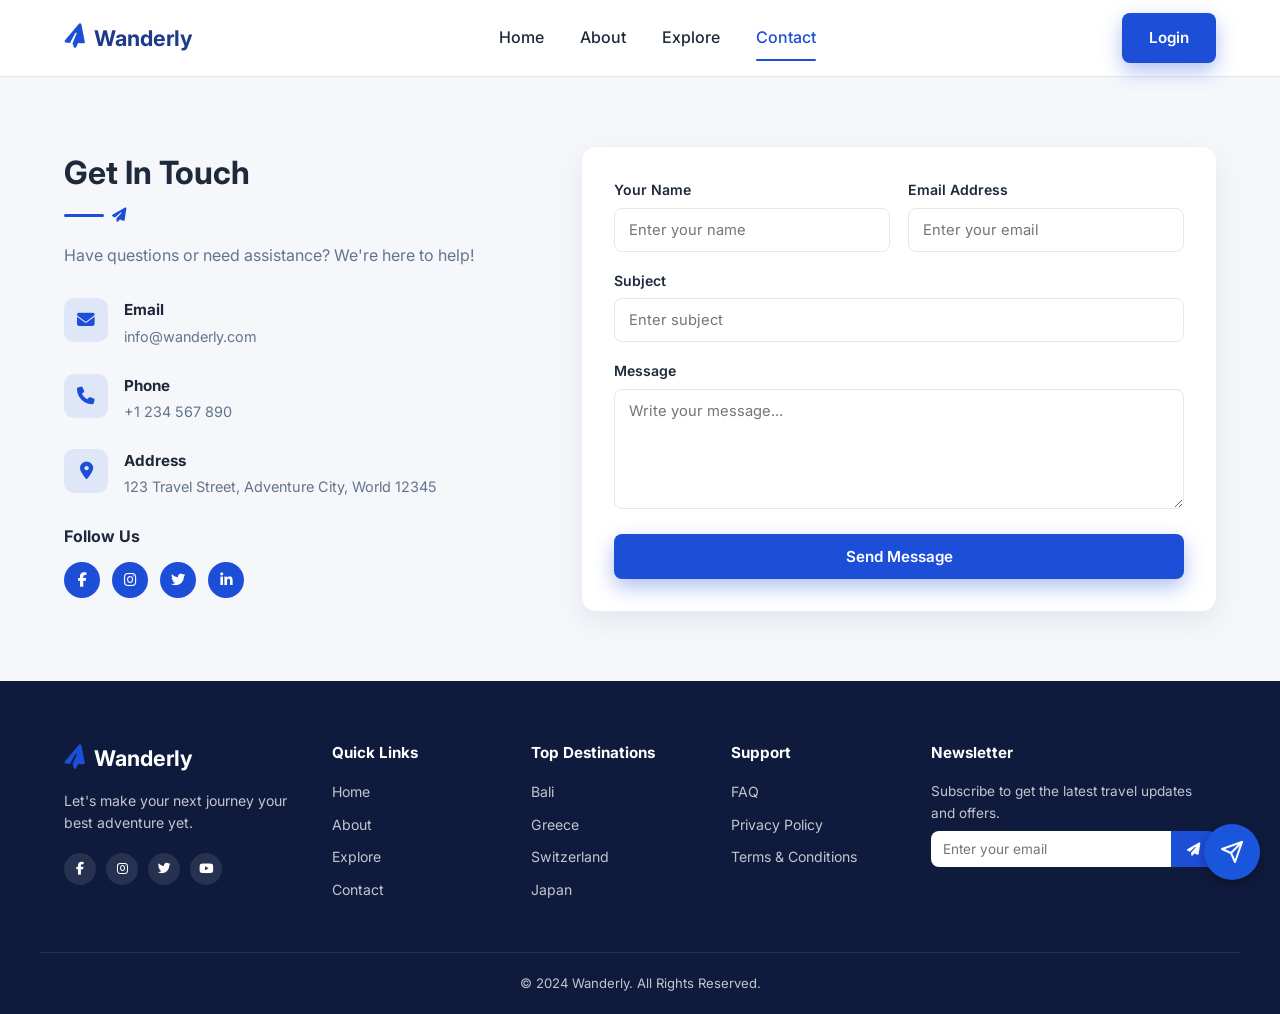
<file: contact.html>
<!DOCTYPE html>
<html lang="en">
<head>
<meta charset="UTF-8" />
<meta name="viewport" content="width=device-width, initial-scale=1.0" />
<title>Contact Us | Wanderly</title>
<link rel="preconnect" href="https://fonts.googleapis.com" />
<link href="https://fonts.googleapis.com/css2?family=Inter:wght@400;500;600;700&display=swap" rel="stylesheet" />
<link rel="stylesheet" href="https://cdnjs.cloudflare.com/ajax/libs/font-awesome/6.5.1/css/all.min.css" />
<link rel="stylesheet" href="style.css" />
</head>
<body>

<header class="navbar">
  <div class="container">
    <a href="index.html" class="logo"><i class="fa-solid fa-paper-plane icon"></i> Wanderly</a>
    <nav class="nav-links" id="navLinks">
      <a href="index.html">Home</a>
      <a href="about.html">About</a>
      <a href="explore.html">Explore</a>
      <a href="contact.html" class="active">Contact</a>
    </nav>
    <div class="nav-actions">
      <a href="login.html" class="btn btn-primary">Login</a>
      <button class="nav-toggle" id="navToggle" aria-label="Toggle menu"><i class="fa-solid fa-bars"></i></button>
    </div>
  </div>
</header>

<section class="contact-section">
  <div class="container contact-grid">
    <div class="contact-info">
      <h1>Get In Touch</h1>
      <div class="eyebrow-line"><span class="bar"></span><i class="fa-solid fa-paper-plane icon"></i></div>
      <p>Have questions or need assistance? We're here to help!</p>

      <div class="contact-item">
        <div class="icon-badge"><i class="fa-solid fa-envelope"></i></div>
        <div>
          <h4>Email</h4>
          <p>info@wanderly.com</p>
        </div>
      </div>

      <div class="contact-item">
        <div class="icon-badge"><i class="fa-solid fa-phone"></i></div>
        <div>
          <h4>Phone</h4>
          <p>+1 234 567 890</p>
        </div>
      </div>

      <div class="contact-item">
        <div class="icon-badge"><i class="fa-solid fa-location-dot"></i></div>
        <div>
          <h4>Address</h4>
          <p>123 Travel Street, Adventure City, World 12345</p>
        </div>
      </div>

      <h4 style="margin-bottom:12px;">Follow Us</h4>
      <div class="social-row">
        <a href="#"><i class="fa-brands fa-facebook-f"></i></a>
        <a href="#"><i class="fa-brands fa-instagram"></i></a>
        <a href="#"><i class="fa-brands fa-twitter"></i></a>
        <a href="#"><i class="fa-brands fa-linkedin-in"></i></a>
      </div>
    </div>

    <div class="contact-form-card">
      <form id="contactForm" novalidate>
        <div class="form-grid-2">
          <div class="field-group">
            <label for="name">Your Name</label>
            <input type="text" id="name" placeholder="Enter your name" data-rules="required,min:2">
          </div>
          <div class="field-group">
            <label for="cemail">Email Address</label>
            <input type="email" id="cemail" placeholder="Enter your email" data-rules="required,email">
          </div>
        </div>

        <div class="field-group">
          <label for="subject">Subject</label>
          <input type="text" id="subject" placeholder="Enter subject" data-rules="required,min:3">
        </div>

        <div class="field-group">
          <label for="message">Message</label>
          <textarea id="message" placeholder="Write your message..." data-rules="required,min:10"></textarea>
        </div>

        <button type="submit" class="btn btn-primary btn-block">Send Message</button>
      </form>
    </div>
  </div>
</section>

<footer class="site-footer">
  <div class="container footer-grid">
    <div class="footer-brand">
      <div class="logo"><i class="fa-solid fa-paper-plane icon"></i> Wanderly</div>
      <p>Let's make your next journey your best adventure yet.</p>
      <div class="footer-social">
        <a href="#"><i class="fa-brands fa-facebook-f"></i></a>
        <a href="#"><i class="fa-brands fa-instagram"></i></a>
        <a href="#"><i class="fa-brands fa-twitter"></i></a>
        <a href="#"><i class="fa-brands fa-youtube"></i></a>
      </div>
    </div>
    <div>
      <h4>Quick Links</h4>
      <ul>
        <li><a href="index.html">Home</a></li>
        <li><a href="about.html">About</a></li>
        <li><a href="explore.html">Explore</a></li>
        <li><a href="contact.html">Contact</a></li>
      </ul>
    </div>
    <div>
      <h4>Top Destinations</h4>
      <ul>
        <li><a href="explore.html">Bali</a></li>
        <li><a href="explore.html">Greece</a></li>
        <li><a href="explore.html">Switzerland</a></li>
        <li><a href="explore.html">Japan</a></li>
      </ul>
    </div>
    <div>
      <h4>Support</h4>
      <ul>
        <li><a href="#">FAQ</a></li>
        <li><a href="#">Privacy Policy</a></li>
        <li><a href="#">Terms &amp; Conditions</a></li>
      </ul>
    </div>
    <div>
      <h4>Newsletter</h4>
      <p style="font-size:0.85rem;">Subscribe to get the latest travel updates and offers.</p>
      <form class="newsletter-form">
        <input type="email" placeholder="Enter your email" required>
        <button type="submit"><i class="fa-solid fa-paper-plane"></i></button>
      </form>
    </div>
  </div>
  <div class="footer-bottom">&copy; 2024 Wanderly. All Rights Reserved.</div>
</footer>

<script src="main.js"></script>
<script src="chat-widget.js"></script>
</body>
</html>
</file>
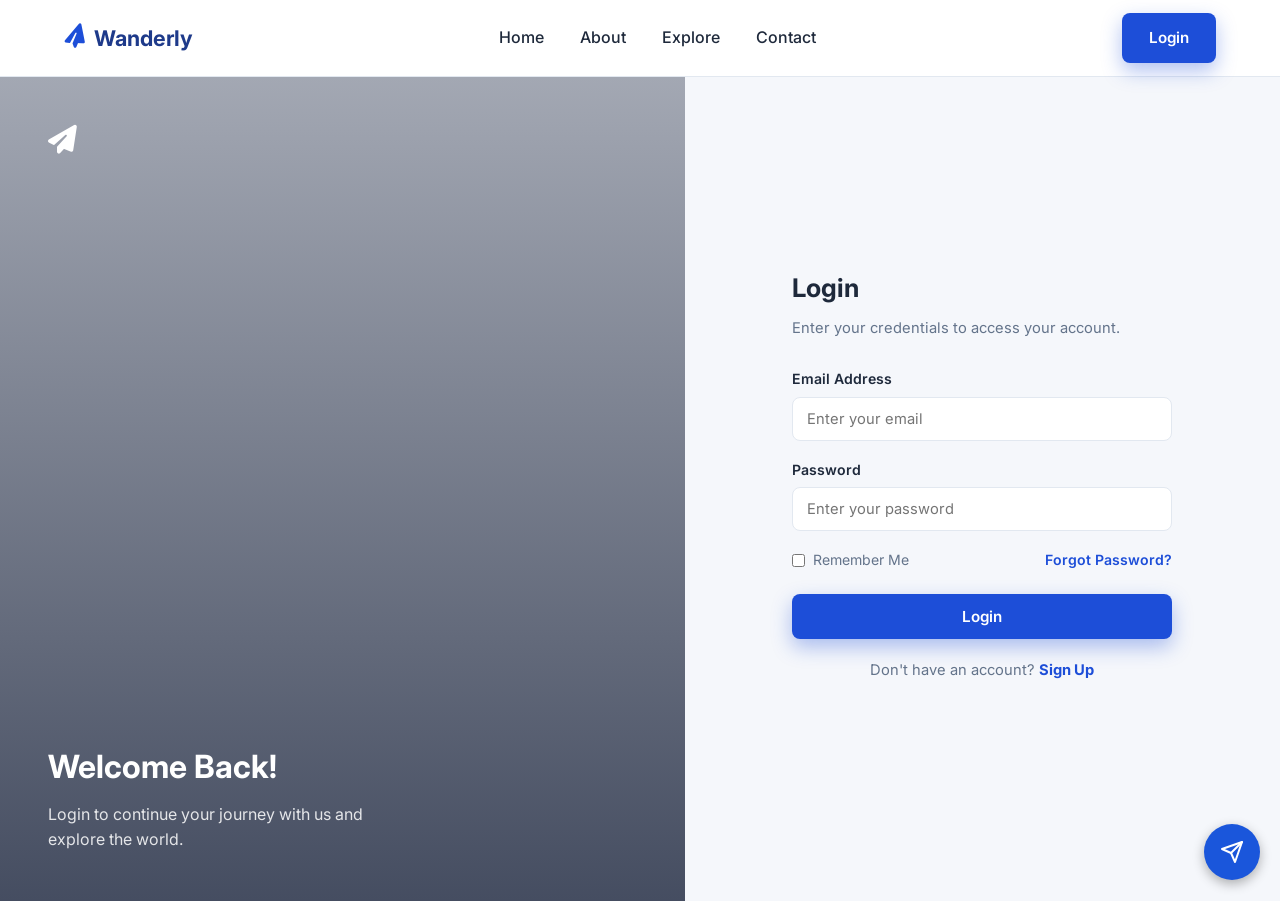
<file: login.html>
<!DOCTYPE html>
<html lang="en">
<head>
<meta charset="UTF-8" />
<meta name="viewport" content="width=device-width, initial-scale=1.0" />
<title>Login | Wanderly</title>
<link rel="preconnect" href="https://fonts.googleapis.com" />
<link href="https://fonts.googleapis.com/css2?family=Inter:wght@400;500;600;700&display=swap" rel="stylesheet" />
<link rel="stylesheet" href="https://cdnjs.cloudflare.com/ajax/libs/font-awesome/6.5.1/css/all.min.css" />
<link rel="stylesheet" href="style.css" />
</head>
<body>

<header class="navbar">
  <div class="container">
    <a href="index.html" class="logo"><i class="fa-solid fa-paper-plane icon"></i> Wanderly</a>
    <nav class="nav-links" id="navLinks">
      <a href="index.html">Home</a>
      <a href="about.html">About</a>
      <a href="explore.html">Explore</a>
      <a href="contact.html">Contact</a>
    </nav>
    <div class="nav-actions">
      <a href="login.html" class="btn btn-primary">Login</a>
      <button class="nav-toggle" id="navToggle" aria-label="Toggle menu"><i class="fa-solid fa-bars"></i></button>
    </div>
  </div>
</header>

<main class="auth-shell">
  <section class="auth-visual">
    <i class="fa-solid fa-paper-plane icon"></i>
    <div>
      <h2>Welcome Back!</h2>
      <p>Login to continue your journey with us and explore the world.</p>
    </div>
  </section>

  <section class="auth-form-wrap">
    <form class="auth-card" id="loginForm" novalidate>
      <h1>Login</h1>
      <p>Enter your credentials to access your account.</p>

      <div class="field-group">
        <label for="email">Email Address</label>
        <input type="email" id="email" placeholder="Enter your email" data-rules="required,email">
      </div>

      <div class="field-group">
        <label for="password">Password</label>
        <input type="password" id="password" placeholder="Enter your password" data-rules="required,min:10  ">      
      </div>

      <div class="form-row-between">
        <label class="remember-me">
          <input type="checkbox" style="width:auto;"> Remember Me
        </label>
        <a href="#">Forgot Password?</a>
      </div>

      <button type="submit" class="btn btn-primary btn-block">Login</button>

      <p class="auth-switch">Don't have an account? <a href="#">Sign Up</a></p>
    </form>
  </section>
</main>

<script src="main.js"></script>
<script src="chat-widget.js"></script>
</body>
</html>
</file>
<file: style.css>
/* =========================================================
   Wanderly — shared stylesheet
   ========================================================= */

:root {
  --primary: #1d4ed8;
  --primary-dark: #1e3a8a;
  --navy: #0f1b3d;
  --text-dark: #1e293b;
  --text-gray: #64748b;
  --bg-light: #f5f7fb;
  --border: #e2e8f0;
  --white: #ffffff;
  --radius-sm: 8px;
  --radius-md: 14px;
  --radius-lg: 20px;
  --shadow: 0 10px 30px rgba(15, 27, 61, 0.08);
  --max-width: 1200px;
}

* {
  margin: 0;
  padding: 0;
  box-sizing: border-box;
}

html {
  scroll-behavior: smooth;
}

body {
  font-family: "Inter", -apple-system, BlinkMacSystemFont, "Segoe UI", sans-serif;
  color: var(--text-dark);
  background: var(--bg-light);
  line-height: 1.6;
}

a {
  text-decoration: none;
  color: inherit;
}

ul {
  list-style: none;
}

img {
  max-width: 100%;
  display: block;
}

button, input, textarea {
  font-family: inherit;
}

.container {
  max-width: var(--max-width);
  margin: 0 auto;
  padding: 0 24px;
}

/* ---------- Buttons ---------- */
.btn {
  display: inline-flex;
  align-items: center;
  justify-content: center;
  gap: 8px;
  padding: 12px 26px;
  border-radius: var(--radius-sm);
  font-weight: 600;
  font-size: 0.95rem;
  border: 1px solid transparent;
  cursor: pointer;
  transition: transform 0.15s ease, box-shadow 0.15s ease, background 0.15s ease;
}

.btn:hover {
  transform: translateY(-2px);
}

.btn-primary {
  background: var(--primary);
  color: var(--white);
  box-shadow: 0 8px 20px rgba(29, 78, 216, 0.35);
}

.btn-primary:hover {
  background: var(--primary-dark);
}

.btn-outline {
  background: rgba(255, 255, 255, 0.15);
  color: var(--white);
  border-color: rgba(255, 255, 255, 0.6);
  backdrop-filter: blur(2px);
}

.btn-outline:hover {
  background: rgba(255, 255, 255, 0.28);
}

.btn-block {
  width: 100%;
}

/* ---------- Navbar ---------- */
.navbar {
  position: sticky;
  top: 0;
  z-index: 100;
  background: var(--white);
  border-bottom: 1px solid var(--border);
}

.navbar .container {
  display: flex;
  align-items: center;
  justify-content: space-between;
  height: 76px;
}

.logo {
  display: flex;
  align-items: center;
  gap: 8px;
  font-size: 1.35rem;
  font-weight: 700;
  color: var(--primary-dark);
}

.logo .icon {
  color: var(--primary);
  transform: rotate(-20deg);
}

.nav-links {
  display: flex;
  gap: 36px;
  font-weight: 500;
  color: var(--text-dark);
}

.nav-links a {
  position: relative;
  padding: 6px 0;
  transition: color 0.15s ease;
}

.nav-links a:hover {
  color: var(--primary);
}

.nav-links a.active {
  color: var(--primary);
}

.nav-links a.active::after {
  content: "";
  position: absolute;
  left: 0;
  right: 0;
  bottom: -4px;
  height: 2px;
  background: var(--primary);
  border-radius: 2px;
}

.nav-actions {
  display: flex;
  align-items: center;
  gap: 18px;
}

.nav-toggle {
  display: none;
  background: none;
  border: none;
  font-size: 1.6rem;
  color: var(--primary-dark);
  cursor: pointer;
}

/* ---------- Hero (Home) ---------- */
.hero {
  position: relative;
  min-height: 560px;
  display: flex;
  align-items: center;
  color: var(--white);
  background:
    linear-gradient(90deg, rgba(10, 20, 45, 0.72) 15%, rgba(10, 20, 45, 0.15) 65%),
    url("https://images.unsplash.com/photo-1506905925346-21bda4d32df4?auto=format&fit=crop&w=1600&q=80")
      center/cover no-repeat;
}

.hero-content {
  max-width: 560px;
  padding: 100px 0 140px;
}

.hero-content h1 {
  font-size: 3rem;
  line-height: 1.15;
  font-weight: 700;
  margin-bottom: 18px;
}

.hero-content p {
  font-size: 1.05rem;
  color: rgba(255, 255, 255, 0.88);
  margin-bottom: 28px;
  max-width: 460px;
}

.hero-buttons {
  display: flex;
  gap: 16px;
}

/* ---------- Search bar ---------- */
.search-bar {
  position: relative;
  z-index: 5;
  max-width: 1000px;
  margin: -46px auto 0;
  background: var(--white);
  border-radius: var(--radius-md);
  box-shadow: var(--shadow);
  padding: 22px 28px;
  display: grid;
  grid-template-columns: repeat(4, 1fr) auto;
  gap: 20px;
  align-items: end;
}

.search-field {
  display: flex;
  flex-direction: column;
  gap: 6px;
  border-right: 1px solid var(--border);
  padding-right: 16px;
}

.search-field:last-of-type {
  border-right: none;
}

.search-field label {
  display: flex;
  align-items: center;
  gap: 6px;
  font-size: 0.82rem;
  font-weight: 600;
  color: var(--text-dark);
}

.search-field span {
  font-size: 0.88rem;
  color: var(--text-gray);
}

/* ---------- Countdown banner ---------- */
.countdown-banner {
  display: flex;
  flex-wrap: wrap;
  align-items: center;
  justify-content: space-between;
  gap: 20px;
  background: linear-gradient(120deg, var(--primary), var(--primary-dark));
  border-radius: var(--radius-md);
  padding: 26px 32px;
  color: var(--white);
  box-shadow: var(--shadow);
}

.countdown-text h3 {
  font-size: 1.1rem;
  margin-bottom: 4px;
}

.countdown-text p {
  font-size: 0.9rem;
  opacity: 0.9;
}

.countdown-timer {
  display: flex;
  gap: 14px;
}

.countdown-unit {
  background: rgba(255, 255, 255, 0.15);
  border-radius: var(--radius-sm);
  min-width: 64px;
  padding: 10px 0;
  text-align: center;
}

.countdown-unit span {
  display: block;
  font-size: 1.4rem;
  font-weight: 700;
}

.countdown-unit small {
  font-size: 0.7rem;
  opacity: 0.85;
  text-transform: uppercase;
  letter-spacing: 0.04em;
}

.search-bar .btn {
  height: 46px;
  white-space: nowrap;
}

/* ---------- Section headings ---------- */
.section {
  padding: 70px 0;
}

.section-header {
  display: flex;
  align-items: baseline;
  justify-content: space-between;
  margin-bottom: 32px;
}

.section-header h2 {
  font-size: 1.6rem;
  font-weight: 700;
}

.section-header .view-all {
  color: var(--primary);
  font-weight: 600;
  font-size: 0.92rem;
}

.eyebrow-line {
  display: flex;
  align-items: center;
  gap: 8px;
  margin: 10px 0 20px;
}

.eyebrow-line .bar {
  width: 40px;
  height: 3px;
  background: var(--primary);
  border-radius: 2px;
}

.eyebrow-line .icon {
  color: var(--primary);
  font-size: 0.9rem;
}

/* ---------- Destination cards ---------- */
.destination-grid {
  display: grid;
  grid-template-columns: repeat(4, 1fr);
  gap: 24px;
}

.destination-card {
  background: var(--white);
  border-radius: var(--radius-md);
  overflow: hidden;
  box-shadow: var(--shadow);
  transition: transform 0.2s ease, box-shadow 0.2s ease;
}

.destination-card:hover {
  transform: translateY(-6px);
  box-shadow: 0 16px 34px rgba(15, 27, 61, 0.14);
}

.destination-card .thumb {
  height: 160px;
  overflow: hidden;
  position: relative;
}

.fav-btn {
  position: absolute;
  top: 10px;
  right: 10px;
  width: 34px;
  height: 34px;
  border: none;
  border-radius: 50%;
  background: rgba(255, 255, 255, 0.9);
  color: #64748b;
  display: flex;
  align-items: center;
  justify-content: center;
  cursor: pointer;
  transition: transform 0.15s ease, color 0.15s ease;
}

.fav-btn:hover {
  transform: scale(1.1);
}

.fav-btn.active {
  color: #dc2626;
}

.empty-state {
  text-align: center;
  color: var(--text-gray);
  padding: 40px 0;
  grid-column: 1 / -1;
}

.destination-card .thumb img {
  width: 100%;
  height: 100%;
  object-fit: cover;
  transition: transform 0.35s ease;
}

.destination-card:hover .thumb img {
  transform: scale(1.06);
}

.destination-card .info {
  padding: 14px 16px 18px;
}

.destination-card h3 {
  font-size: 1rem;
  font-weight: 700;
  margin-bottom: 4px;
}

.destination-card .price {
  font-size: 0.85rem;
  color: var(--text-gray);
}

.destination-card .price strong {
  color: var(--primary);
  font-weight: 700;
}

/* ---------- Explore filter chips ---------- */
.filter-row {
  display: flex;
  justify-content: center;
  gap: 12px;
  flex-wrap: wrap;
  margin-bottom: 40px;
}

.filter-chip {
  padding: 10px 22px;
  border-radius: 999px;
  border: 1px solid var(--border);
  background: var(--white);
  font-weight: 600;
  font-size: 0.9rem;
  color: var(--text-dark);
  cursor: pointer;
  transition: all 0.15s ease;
}

.filter-chip:hover {
  border-color: var(--primary);
  color: var(--primary);
}

.filter-chip.active {
  background: var(--primary);
  border-color: var(--primary);
  color: var(--white);
}

.page-title {
  text-align: center;
  margin-bottom: 8px;
}

.page-title h1 {
  font-size: 2rem;
  font-weight: 700;
}

.page-title .icon {
  color: var(--primary);
}

/* ---------- About page ---------- */
.about-hero {
  padding: 70px 0 30px;
}

.about-hero .container {
  display: grid;
  grid-template-columns: 1fr 1fr;
  gap: 60px;
  align-items: center;
}

.about-hero h1 {
  font-size: 2.2rem;
  font-weight: 700;
  margin-bottom: 10px;
}

.about-hero p {
  color: var(--text-gray);
  margin-bottom: 16px;
}

.about-hero .img-wrap img {
  border-radius: var(--radius-lg);
  box-shadow: var(--shadow);
}

.why-us {
  text-align: center;
  padding: 60px 0 80px;
}

.why-us h2 {
  font-size: 1.6rem;
  font-weight: 700;
  margin-bottom: 40px;
}

.why-grid {
  display: grid;
  grid-template-columns: repeat(4, 1fr);
  gap: 24px;
}

.why-card {
  background: var(--white);
  border-radius: var(--radius-md);
  padding: 28px 20px;
  box-shadow: var(--shadow);
  text-align: left;
}

.why-card .icon-badge {
  width: 44px;
  height: 44px;
  border-radius: 10px;
  background: rgba(29, 78, 216, 0.1);
  color: var(--primary);
  display: flex;
  align-items: center;
  justify-content: center;
  font-size: 1.2rem;
  margin-bottom: 14px;
}

.why-card h3 {
  font-size: 1rem;
  font-weight: 700;
  margin-bottom: 8px;
}

.why-card p {
  font-size: 0.88rem;
  color: var(--text-gray);
}

/* ---------- Auth (Login) page ---------- */
.auth-shell {
  min-height: calc(100vh - 76px);
  display: grid;
  grid-template-columns: 1.15fr 1fr;
}

.auth-visual {
  position: relative;
  color: var(--white);
  background:
    linear-gradient(180deg, rgba(10, 20, 45, 0.35), rgba(10, 20, 45, 0.75)),
    url("https://images.unsplash.com/photo-1507525428034-b723cf961d3e?auto=format&fit=crop&w=1400&q=80")
      center/cover no-repeat;
  display: flex;
  flex-direction: column;
  justify-content: space-between;
  padding: 48px;
}

.auth-visual .icon {
  font-size: 1.8rem;
}

.auth-visual h2 {
  font-size: 2rem;
  font-weight: 700;
  margin-bottom: 10px;
}

.auth-visual p {
  color: rgba(255, 255, 255, 0.85);
  max-width: 340px;
}

.auth-form-wrap {
  display: flex;
  align-items: center;
  justify-content: center;
  padding: 48px 24px;
}

.auth-card {
  width: 100%;
  max-width: 380px;
}

.auth-card h1 {
  font-size: 1.6rem;
  font-weight: 700;
  margin-bottom: 8px;
}

.auth-card > p {
  color: var(--text-gray);
  margin-bottom: 28px;
  font-size: 0.92rem;
}

.field-group {
  margin-bottom: 18px;
}

.field-group label {
  display: block;
  font-size: 0.88rem;
  font-weight: 600;
  margin-bottom: 6px;
}

.field-group input,
.field-group textarea {
  width: 100%;
  padding: 12px 14px;
  border: 1px solid var(--border);
  border-radius: var(--radius-sm);
  font-size: 0.92rem;
  color: var(--text-dark);
  background: var(--white);
  transition: border-color 0.15s ease, box-shadow 0.15s ease;
}

.field-group input:focus,
.field-group textarea:focus {
  outline: none;
  border-color: var(--primary);
  box-shadow: 0 0 0 3px rgba(29, 78, 216, 0.15);
}

.field-group textarea {
  resize: vertical;
  min-height: 120px;
}

.field-group input.is-invalid,
.field-group textarea.is-invalid {
  border-color: #dc2626;
}

.field-group input.is-invalid:focus,
.field-group textarea.is-invalid:focus {
  border-color: #dc2626;
  box-shadow: 0 0 0 3px rgba(220, 38, 38, 0.15);
}

.field-group input.is-valid,
.field-group textarea.is-valid {
  border-color: #16a34a;
}

.field-error {
  display: none;
  color: #dc2626;
  font-size: 0.8rem;
  margin-top: 6px;
}

.field-error.show {
  display: block;
}

.form-row-between {
  display: flex;
  align-items: center;
  justify-content: space-between;
  margin-bottom: 22px;
  font-size: 0.88rem;
}

.remember-me {
  display: flex;
  align-items: center;
  gap: 8px;
  color: var(--text-gray);
}

.form-row-between a {
  color: var(--primary);
  font-weight: 600;
}

.auth-switch {
  text-align: center;
  margin-top: 20px;
  font-size: 0.9rem;
  color: var(--text-gray);
}

.auth-switch a {
  color: var(--primary);
  font-weight: 700;
}

/* ---------- Contact page ---------- */
.contact-section {
  padding: 70px 0;
}

.contact-grid {
  display: grid;
  grid-template-columns: 0.85fr 1.15fr;
  gap: 50px;
}

.contact-info h1 {
  font-size: 2rem;
  font-weight: 700;
  margin-bottom: 10px;
}

.contact-info > p {
  color: var(--text-gray);
  margin-bottom: 30px;
}

.contact-item {
  display: flex;
  gap: 16px;
  margin-bottom: 26px;
}

.contact-item .icon-badge {
  width: 44px;
  height: 44px;
  flex-shrink: 0;
  border-radius: 10px;
  background: rgba(29, 78, 216, 0.1);
  color: var(--primary);
  display: flex;
  align-items: center;
  justify-content: center;
  font-size: 1.1rem;
}

.contact-item h4 {
  font-size: 0.95rem;
  font-weight: 700;
  margin-bottom: 2px;
}

.contact-item p {
  color: var(--text-gray);
  font-size: 0.9rem;
}

.social-row {
  display: flex;
  gap: 12px;
  margin-top: 10px;
}

.social-row a,
.footer-social a {
  width: 36px;
  height: 36px;
  border-radius: 50%;
  background: var(--primary);
  color: var(--white);
  display: flex;
  align-items: center;
  justify-content: center;
  font-size: 0.9rem;
  transition: background 0.15s ease, transform 0.15s ease;
}

.social-row a:hover,
.footer-social a:hover {
  background: var(--primary-dark);
  transform: translateY(-2px);
}

.contact-form-card {
  background: var(--white);
  border-radius: var(--radius-md);
  box-shadow: var(--shadow);
  padding: 32px;
}

.form-grid-2 {
  display: grid;
  grid-template-columns: 1fr 1fr;
  gap: 18px;
}

/* ---------- Footer ---------- */
.site-footer {
  background: var(--navy);
  color: rgba(255, 255, 255, 0.75);
  padding: 60px 0 0;
}

.footer-grid {
  display: grid;
  grid-template-columns: 1.4fr 1fr 1fr 1fr 1.3fr;
  gap: 30px;
  padding-bottom: 40px;
  border-bottom: 1px solid rgba(255, 255, 255, 0.1);
}

.footer-grid h4 {
  color: var(--white);
  font-size: 0.95rem;
  margin-bottom: 16px;
}

.footer-brand .logo {
  color: var(--white);
  margin-bottom: 14px;
}

.footer-brand p {
  font-size: 0.88rem;
  margin-bottom: 18px;
}

.footer-social {
  display: flex;
  gap: 10px;
}

.footer-social a {
  background: rgba(255, 255, 255, 0.1);
  width: 32px;
  height: 32px;
  font-size: 0.8rem;
}

.footer-grid ul li {
  margin-bottom: 10px;
  font-size: 0.88rem;
}

.footer-grid ul li a:hover {
  color: var(--white);
}

.newsletter-form {
  display: flex;
  margin-top: 6px;
  border-radius: var(--radius-sm);
  overflow: hidden;
}

.newsletter-form input {
  flex: 1;
  padding: 10px 12px;
  border: none;
  font-size: 0.85rem;
}

.newsletter-form input:focus {
  outline: none;
}

.newsletter-form button {
  background: var(--primary);
  color: var(--white);
  border: none;
  padding: 0 16px;
  cursor: pointer;
}

.footer-bottom {
  text-align: center;
  font-size: 0.82rem;
  padding: 20px 0;
}

/* ---------- Responsive ---------- */
@media (max-width: 992px) {
  .destination-grid {
    grid-template-columns: repeat(2, 1fr);
  }

  .why-grid {
    grid-template-columns: repeat(2, 1fr);
  }

  .footer-grid {
    grid-template-columns: repeat(2, 1fr);
  }

  .about-hero .container {
    grid-template-columns: 1fr;
  }

  .about-hero .img-order {
    order: -1;
  }

  .auth-shell {
    grid-template-columns: 1fr;
  }

  .auth-visual {
    display: none;
  }

  .contact-grid {
    grid-template-columns: 1fr;
  }

  .search-bar {
    grid-template-columns: repeat(2, 1fr);
  }

  .search-field {
    border-right: none;
    border-bottom: 1px solid var(--border);
    padding-bottom: 12px;
  }
}

@media (max-width: 700px) {
  .nav-links {
    position: fixed;
    top: 76px;
    left: 0;
    right: 0;
    background: var(--white);
    flex-direction: column;
    gap: 0;
    padding: 10px 24px 20px;
    border-bottom: 1px solid var(--border);
    transform: translateY(-140%);
    opacity: 0;
    pointer-events: none;
  
    transition: transform 0.25s ease, opacity 0.25s ease;
  }

  .nav-links.open {
    transform: translateY(0);
    opacity: 1;
    pointer-events: auto;
  }

  .nav-links a {
    padding: 12px 0;
    border-bottom: 1px solid var(--border);
  }

  .nav-toggle {
    display: block;
  }

  .hero-content h1 {
    font-size: 2.2rem;
  }

  .search-bar {
    grid-template-columns: 1fr;
    margin: -20px 16px 0;
  }

  .destination-grid {
    grid-template-columns: 1fr;
  }

  .why-grid {
    grid-template-columns: 1fr;
  }

  .footer-grid {
    grid-template-columns: 1fr;
  }

  .form-grid-2 {
    grid-template-columns: 1fr;
  }

  .section-header {
    flex-direction: column;
    align-items: flex-start;
    gap: 8px;
  }
}
</file>
